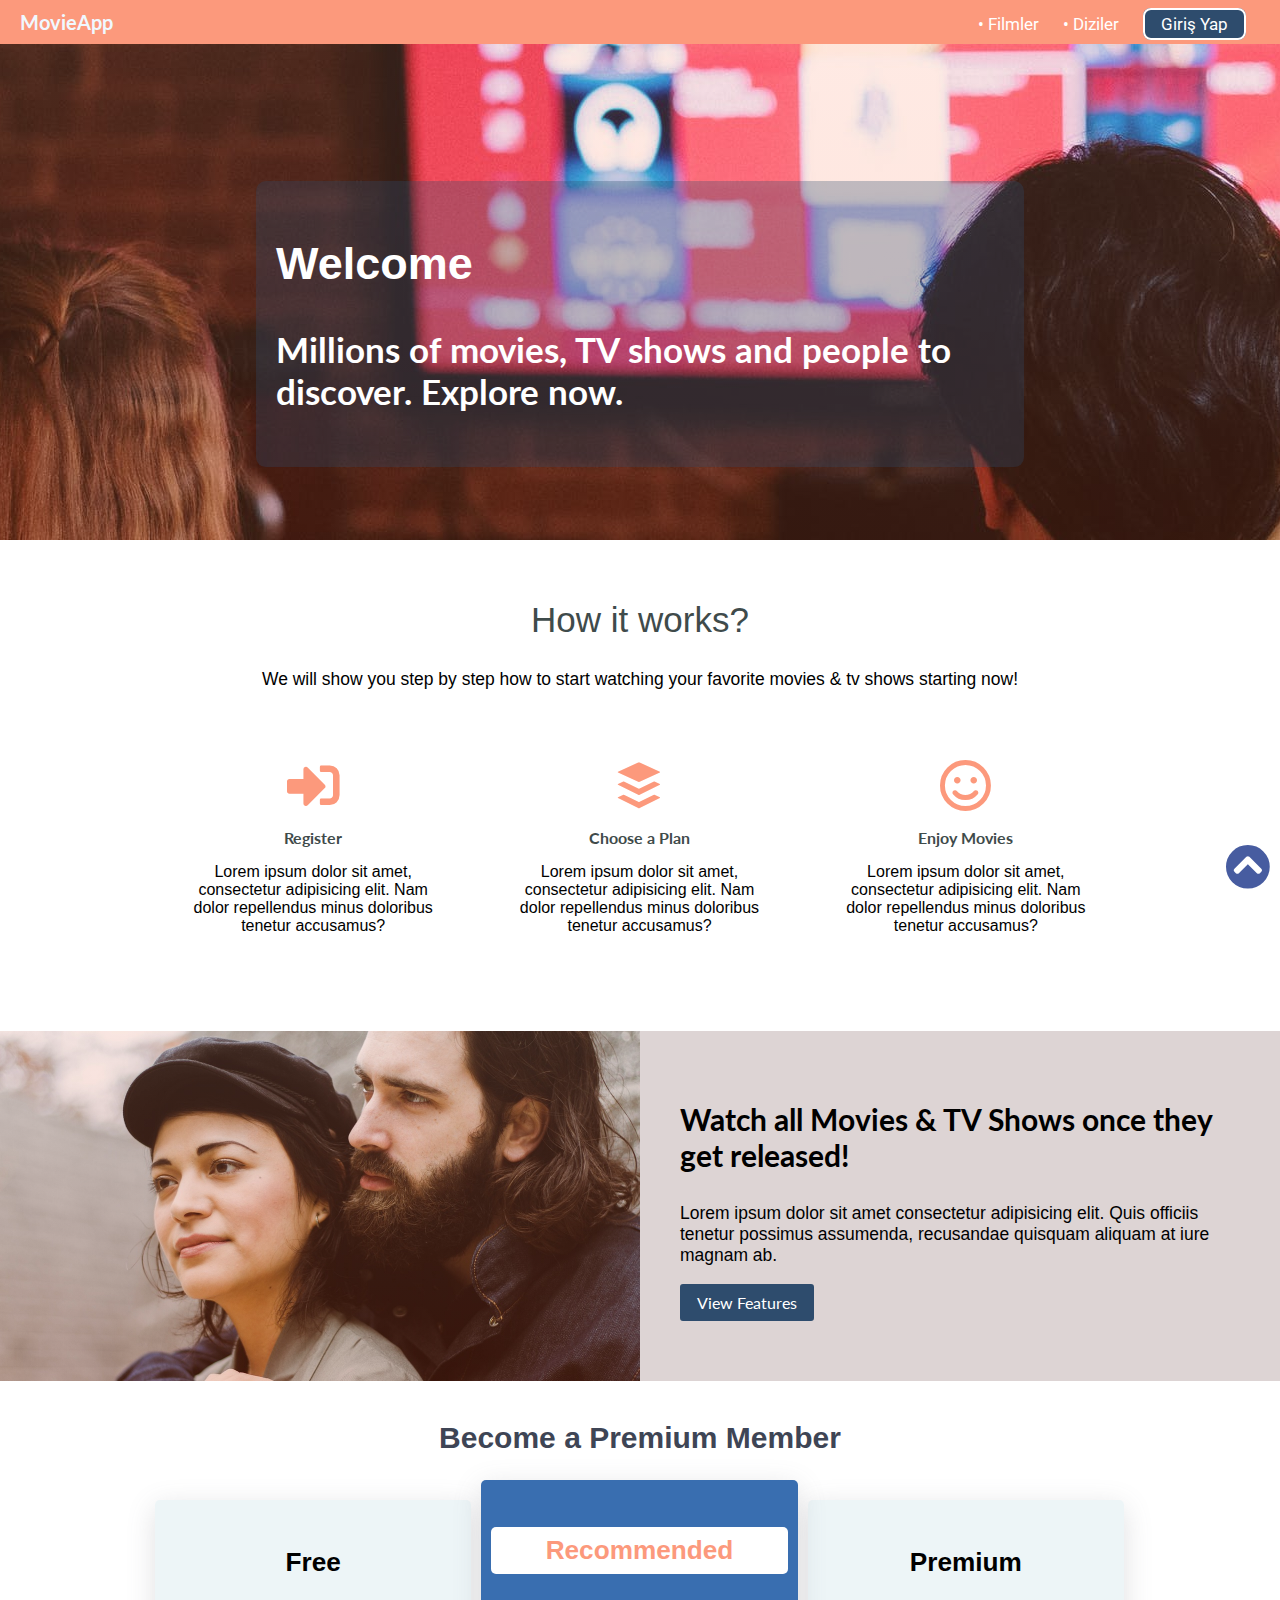
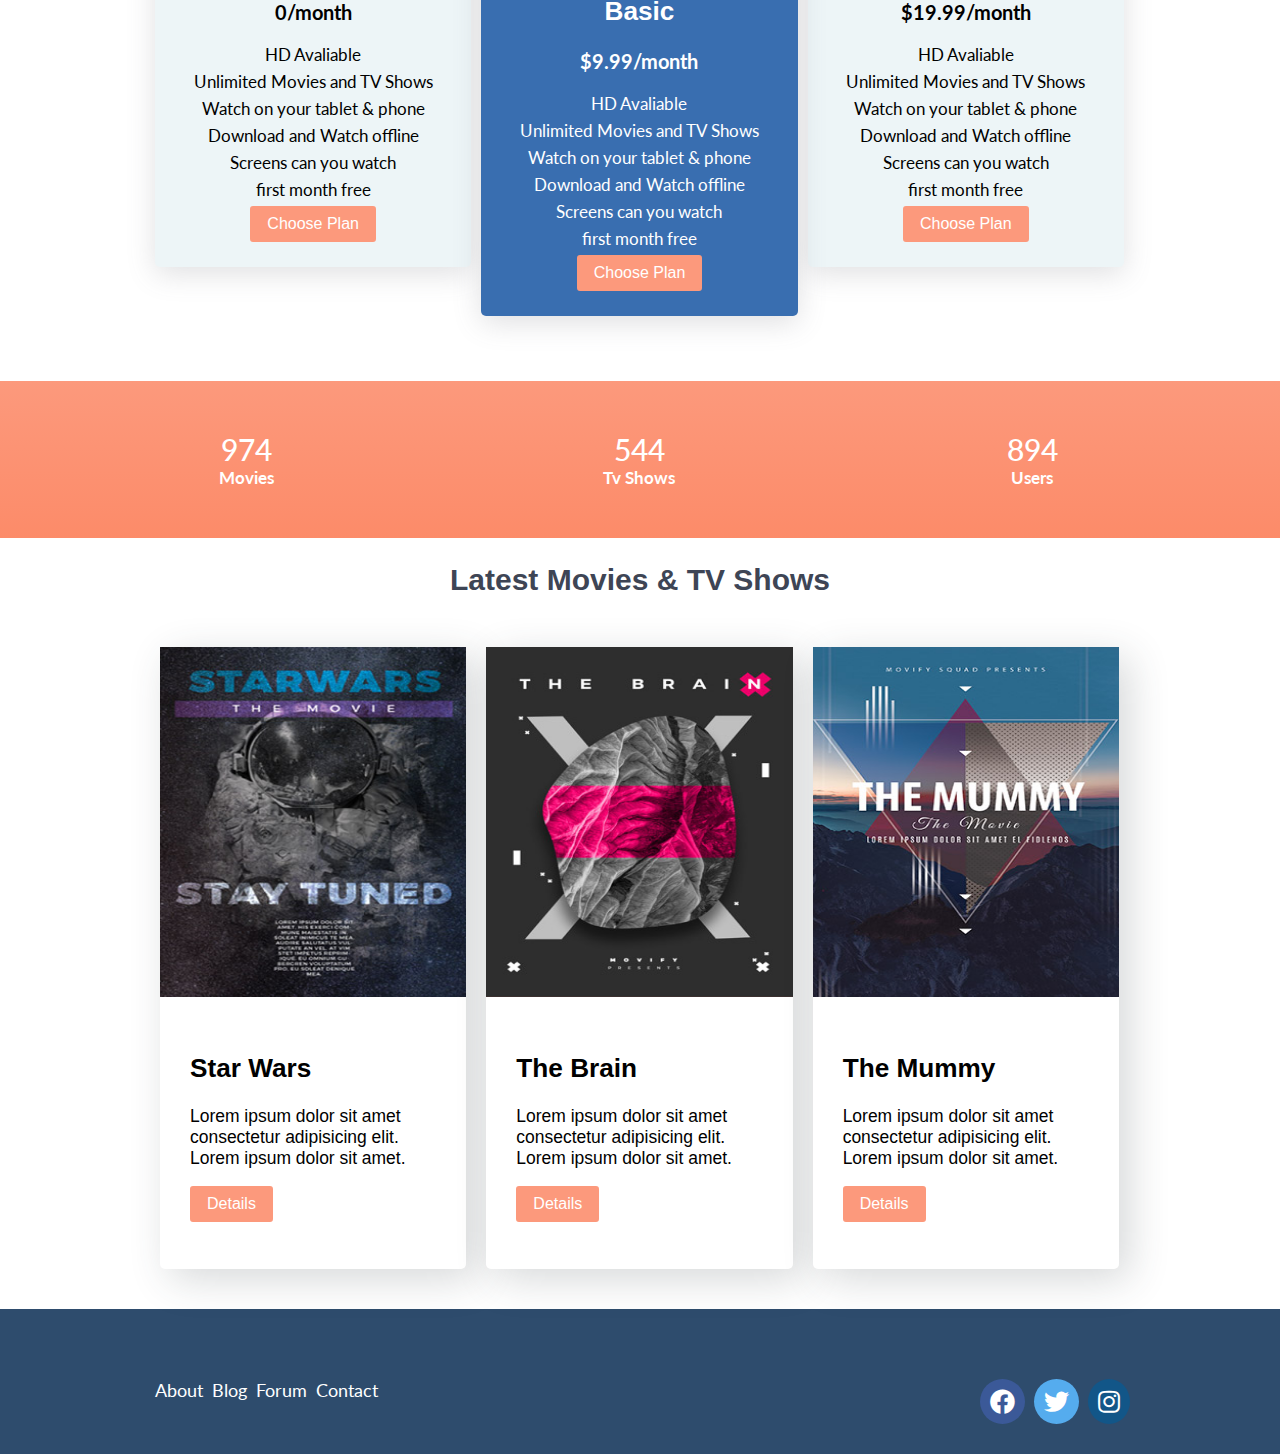
<file: index.html>
<!DOCTYPE html>
<html lang="en">

<head>
    <meta charset="UTF-8">
    <meta http-equiv="X-UA-Compatible" content="IE=edge">
    <meta name="viewport" content="width=device-width, initial-scale=1.0">
    <title>Welcome to Movie App</title>
    <link rel="stylesheet" href="css/styles.css">
    <link rel="preconnect" href="https://fonts.googleapis.com">
    <link rel="preconnect" href="https://fonts.gstatic.com" crossorigin>
    <link rel="stylesheet" href="https://cdnjs.cloudflare.com/ajax/libs/font-awesome/5.15.4/css/all.min.css" />
    <link href="https://fonts.googleapis.com/css2?family=Roboto:wght@500&display=swap" rel="stylesheet">
    <link rel="stylesheet"
        href="https://fonts.googleapis.com/css2?family=Material+Symbols+Outlined:opsz,wght,FILL,GRAD@48,500,0,0" />
</head>

<body id="body">
    <div class="main-header">
        <a href="#" class="main-header__logo">MovieApp</a>
        <nav class="main-nav">
            <ul class="main-nav__items">
                <li class="main-nav__item">
                    <a href="#">Filmler</a>
                </li>
                <li class="main-nav__item">
                    <a href="#">Diziler</a>
                </li>
                <li class="main-nav__item main-nav__item--login">
                    <a href="#">Giriş Yap</a>
                </li>
            </ul>
        </nav>
    </div>
    <div id="main">
        <div id="showcase">

            <div class="content">
                <h2>Welcome</h2>
                <h3>Millions of movies, TV shows and people to discover. Explore now.</h3>
            </div>
        </div>
        <div id="how-it-works">
            <div class="container">
                <div class="row">
                    <h2>How it works?</h2>
                    <p>We will show you step by step how to start watching your favorite movies & tv shows starting now!
                    </p>
                </div>
                <div class="row">
                    <div class="icon-box col-3">
                        <i class="fas fa-sign-in-alt fa-3x"></i>
                        <h3>Register</h3>
                        <p>Lorem ipsum dolor sit amet, consectetur adipisicing elit. Nam dolor repellendus minus
                            doloribus
                            tenetur accusamus?</p>
                    </div>
                    <div class="icon-box col-3">
                        <i class="fab fa-buffer fa-3x"></i>
                        <h3>Choose a Plan</h3>
                        <p>Lorem ipsum dolor sit amet, consectetur adipisicing elit. Nam dolor repellendus minus
                            doloribus
                            tenetur accusamus?</p>
                    </div>
                    <div class="icon-box col-3">
                        <i class="far fa-smile fa-3x"></i>
                        <h3>Enjoy Movies</h3>
                        <p>Lorem ipsum dolor sit amet, consectetur adipisicing elit. Nam dolor repellendus minus
                            doloribus
                            tenetur accusamus?</p>
                    </div>
                </div>

            </div>
        </div>
        <div id="features">
            <div class="row">
                <div class="col-2 features__left"></div>
                <div class="col-2 features__right">
                    <h3>Watch all Movies & TV Shows once they get released!</h3>
                    <p>Lorem ipsum dolor sit amet consectetur adipisicing elit. Quis officiis tenetur possimus
                        assumenda,
                        recusandae quisquam aliquam at iure magnam ab.</p>
                    <a href="#" class="btn btn-secondary">View Features</a>
                </div>
            </div>
        </div>
        <div id="plans">
            <div class="row">
                <h2 class="title">Become a Premium Member</h2>
            </div>
            <div class="container">
                <div class="row">
                    <div class="plan col-3">
                        <div class="inner-plan">
                            <h2>Free</h2>
                            <h3>0/month</h3>
                            <ul class="plan__features">
                                <li>HD Avaliable</li>
                                <li>Unlimited Movies and TV Shows</li>
                                <li>Watch on your tablet & phone</li>
                                <li>Download and Watch offline</li>
                                <li>Screens can you watch</li>
                                <li>first month free</li>
                            </ul>
                            <div>
                                <button class="btn btn-primary">Choose Plan</button>
                            </div>
                        </div>
                    </div>
                    <div class="plan col-3 plan--featured">
                        <div class="inner-plan recommended_plan">
                            <h2 class="plan__badge">Recommended</h2>
                            <h2>Basic</h2>
                            <h3>$9.99/month</h3>
                            <ul class="plan__features">
                                <li>HD Avaliable</li>
                                <li>Unlimited Movies and TV Shows</li>
                                <li>Watch on your tablet & phone</li>
                                <li>Download and Watch offline</li>
                                <li>Screens can you watch</li>
                                <li>first month free</li>
                            </ul>
                            <div>
                                <button class="btn btn-primary">Choose Plan</button>
                            </div>
                        </div>
                    </div>
                    <div class="plan col-3">
                        <div class="inner-plan">
                            <h2>Premium</h2>
                            <h3>$19.99/month</h3>

                            <ul class="plan__features">
                                <li>HD Avaliable</li>
                                <li>Unlimited Movies and TV Shows</li>
                                <li>Watch on your tablet & phone</li>
                                <li>Download and Watch offline</li>
                                <li>Screens can you watch</li>
                                <li>first month free</li>
                            </ul>
                            <div>
                                <button class="btn btn-primary">Choose Plan</button>
                            </div>
                        </div>
                    </div>
                </div>

            </div>
        </div>
        <div id="counters">
            <div class="row counter">
                <div class="col-3">
                    <span class="counter__item">974</span>
                    <h4>Movies</h4>
                </div>
                <div class="col-3">
                    <span class="counter__item">544</span>
                    <h4>Tv Shows</h4>
                </div>
                <div class="col-3">
                    <span class="counter__item">894</span>
                    <h4>Users</h4>
                </div>
            </div>
        </div>
        <div id="movies">
            <h2 class="title">Latest Movies & TV Shows </h2>
            <div class="container">
                <div class="row">
                    <div class="col-3 card-container">
                        <div class="card">
                            <img src="img/poster-1.jpeg" alt="" class="card-image img-fluid">
                            <div class="card-body">
                                <h2>Star Wars</h2>
                                <p>Lorem ipsum dolor sit amet consectetur adipisicing elit. Lorem ipsum dolor sit amet.
                                </p>
                                <p>
                                    <button class="btn btn-primary">Details</button>
                                </p>
                            </div>
                        </div>
                    </div>
                    <div class="col-3 card-container">
                        <div class="card">
                            <img src="img/poster-2.jpeg" alt="" class="card-image img-fluid">
                            <div class="card-body">
                                <h2>The Brain</h2>
                                <p>Lorem ipsum dolor sit amet consectetur adipisicing elit. Lorem ipsum dolor sit amet.
                                </p>
                                <p>
                                    <button class="btn btn-primary">Details</button>
                                </p>
                            </div>
                        </div>
                    </div>
                    <div class="col-3 card-container">
                        <div class="card">
                            <img src="img/poster-3.jpeg" alt="" class="card-image img-fluid">
                            <div class="card-body">
                                <h2>The Mummy</h2>
                                <p>Lorem ipsum dolor sit amet consectetur adipisicing elit. Lorem ipsum dolor sit amet.
                                </p>
                                <p>
                                    <button class="btn btn-primary">Details</button>
                                </p>
                            </div>
                        </div>
                    </div>
                </div>
            </div>
        </div>
    </div>

    <a href="#body" id="backtotop">
        <i class="fas fa-chevron-circle-up"></i>
    </a>

    <div id="footer">
        <div class="container">
            <div class="row">
                <div class="col-2">
                    <ul id="footer-links">
                        <li><a href="#" class="footer__link">About</a></li>
                        <li><a href="#" class="footer__link">Blog</a></li>
                        <li><a href="#" class="footer__link">Forum</a></li>
                        <li><a href="#" class="footer__link">Contact</a></li>
                    </ul>
                </div>
                <div class="col-2">
                    <ul id="social-links">
                        <li><a href="" class="fab fa-facebook"></a></li>
                        <li><a href="" class="fab fa-twitter"></a></li>
                        <li><a href="" class="fab fa-instagram"></a></li>
                    </ul>
                </div>
            </div>
        </div>

    </div>
</body>

</html>
</file>
<file: css/styles.css>
@import url("https://cdnjs.cloudflare.com/ajax/libs/font-awesome/5.15.4/css/all.min.css");
@import url('https://fonts.googleapis.com/css2?family=Lato:wght@400;700&family=Roboto:wght@400;700&display=swap');
@import url("buttons.css");
@import url("base.css");



html {
    scroll-behavior: smooth;
}

p,
h2 {
    font-family: Arial, Helvetica, sans-serif;
}

/*#main {
    min-height: calc(100vh - 138px);

}*/

.main-header {
    padding: .8rem 1.6rem;
    background-color: #FC997C;
    position: fixed;
    z-index: 1;
    width: 100%;

}

.main-header__logo {
    color: aliceblue;
    text-decoration: none;
    font-weight: bold;
    font-size: 20px;
}

.main-header__logo:hover {
    color: #2e4c6d;
}



@media (max-width: 600px) {
    .main-nav__item {
        display: none;
    }

    .main-nav__item:last-child {
        display: block;
    }

    .responsive .main-nav__item {
        display: block;
        text-align: left;
        margin: 1rem 0;
    }

    .responsive .main-nav__item {
        display: block;
        text-align: left;
        margin: 1rem 0;
    }
}

.main-nav {
    display: inline-block;
    text-align: right;
    width: calc(100% - 101px);
    font-family: 'Roboto', sans-serif;

}

.main-nav__items {
    margin: 0;
    padding: 0;
    list-style: none;
}

.main-nav__item {
    display: inline-block;
    margin: 0 10px;
}

.main-nav__item::before {
    content: '\2022';
    color: #fff
}


.main-nav__item a {
    color: white;
    text-decoration: none;

}


.main-nav__item:hover::before {
    color: #2e4c6d;
}

.main-nav__item--login a {
    color: white;
    background-color: #2e4c6d;
    padding: 4px 16px;
    border-radius: 8px;
    border: 2px solid #fff;
}

.main-nav__item a:hover,
.main-nav__item:hover::before {
    color: #2E4C6D;
}

.main-nav__item--login a:hover {
    background-color: #fff;
    border: 2px solid #2e4c6d;
    color: #2e4c6d;
}

.main-nav__item--login::before {
    content: none;

}

#showcase {
    background:
        linear-gradient(to bottom, rgba(252, 153, 124, 0.2), rgba(250, 81, 30, 0.2)),
        url('../img/bg.jpeg');
    background-position: center;
    background-attachment: fixed;
    width: 100%;
    height: 80vh;
    padding: 10px;
    position: relative;
}

#showcase .content {
    position: absolute;
    top: 60%;
    left: 50%;
    transform: translate(-50%, -50%);
    color: #fff;
    font-size: 30px;
    background: rgba(46, 76, 109, 0.3);
    padding: 20px;
    width: 60%;
    border-radius: 10px;
}

#showcase h1 {
    position: absolute;
    top: 50%;
    margin: 0;
    left: 50%;
    transform: translate(-50%, -50%);
    text-align: center;
    color: #fff;
    font-size: 45px;
}

@media (min-width: 768px) {
    #showcase {
        height: 60vh;
    }
}

@media (min-width: 576px) {
    #showcase {
        height: 50vh;
    }
}

@media (min-width: 992px) {
    #showcase {
        height: 70vh;
    }
}

@media (min-width: 768px) {
    #showcase {
        height: 60vh;
    }
}

#how-it-works {
    text-align: center;
    padding: 10px;

}

#how-it-works h2 {
    padding-top: 10px;
    color: #3f4b4b;
    font-weight: 300;
    font-size: 35px;
}



.icon-box {
    padding: 30px;
}



.icon-box i {
    color: #FC997C;
}

.icon-box h3 {
    font-size: medium;
    font-weight: 700;
    color: #3f4b4b;
}

.icon-box p {
    font-size: 16px;
}



.features__left {
    background:
        linear-gradient(to bottom, rgba(252, 153, 124, 0.2), rgba(250, 81, 30, 0.2)),
        url('../img/features.jpeg');
    background-position: top center;
    background-size: cover;
}

.features__right {
    background-color: rgb(221, 212, 212);
    vertical-align: top;
    padding: 40px;

}

.features__left,
.features__right {
    height: 350px;
}

.features__right h3 {
    font-size: 30px;

}

.features__right a:hover {
    background-color: #fff;
    color: #FC997C;
    border: 2px solid #FC997C;
}

.clearfix::after {
    content: none;
    display: block;
    clear: both;
}


.title {
    text-align: center;
    color: #3e4555;
    font-size: 30px;
    margin-bottom: 40px;
}

.plan {
    text-align: center;
    padding: 5px;
    width: 33.3%;
    float: left;
}

.plan__badge {
    background: #fff;
    color: #fc997c;
    padding: 8px;
    border-radius: 5px;
}

.plan__features {
    list-style: none;
    margin: 0;
    padding: 0;
}

.recommended_plan {
    color: #fff;
    background: #396eb0 !important;
}

.inner-plan {
    background: #edf5f7;
    padding: 25px 10px;
    border-radius: 5px;
    box-shadow: 0px 7px 29px 0px rgba(100, 100, 111, 0.2);
    transition: box-shadow .6s;
}

.inner-plan:hover {
    box-shadow: 0px 7px 29px 0px rgba(100, 100, 111, 0.5);
}

.plan--featured {
    position: relative;
    top: -20px;
}

.plan__features li {
    margin: 6px 0;
}


.container {
    margin: 0 auto;
    width: 1000px;
}

#backtotop {
    position: fixed;
    bottom: 10px;
    right: 10px;
}

#backtotop i {
    color: #475ca0;
    font-size: 45px;
    transition: color .6s;
}

#backtotop i:hover {
    color: #0333a3;
}

.counter {
    background: linear-gradient(to bottom, #fc997c 0%, #fc8b69 100%);
    text-align: center;
    padding: 50px;
}

.counter__item {
    font-size: 30px;
    font-weight: 500;
    color: #fff;
}

.counter h4 {
    margin: 0;
    color: #fff;
}

.card {
    background-color: white;
    border-radius: 5px;
    cursor: pointer;
    box-shadow: 10px 10px 40px rgba(52, 58, 64, 0.2);
    transition: all .3s;
}

.card-container {
    padding: 10px;
}

.card:hover {
    transform: translateY(-10px);
}

.card-image {
    max-height: 350px;
}

.card-body {
    padding: 30px;
}

.img-fluid {
    width: 100%;
}

#footer {
    background-color: #2E4C6D;
    padding: 30px;
    margin-top: 30px;
}

#footer a {
    color: #fff;
    font-size: 18px;
    text-decoration: none;
}

#footer ul {
    margin: 0;
    padding: 0;
}

#footer ul li {
    list-style-type: none;
    display: inline-block;
    margin-left: 5px;
}

#social-links {
    text-align: right;
}


#footer .fab {
    padding: 10px;
    font-size: 25px;
    border-radius: 50%;
}

#footer .fab:hover {
    opacity: 0.7;
}

.fa-facebook {
    background-color: #3b5998;
    color: white;
}

.fa-twitter {
    background-color: #55acee;
    color: white;
}

.fa-instagram {
    background-color: #125688;
    color: white;
}

#footer .footer__link:hover {
    color: gray;
}
</file>
